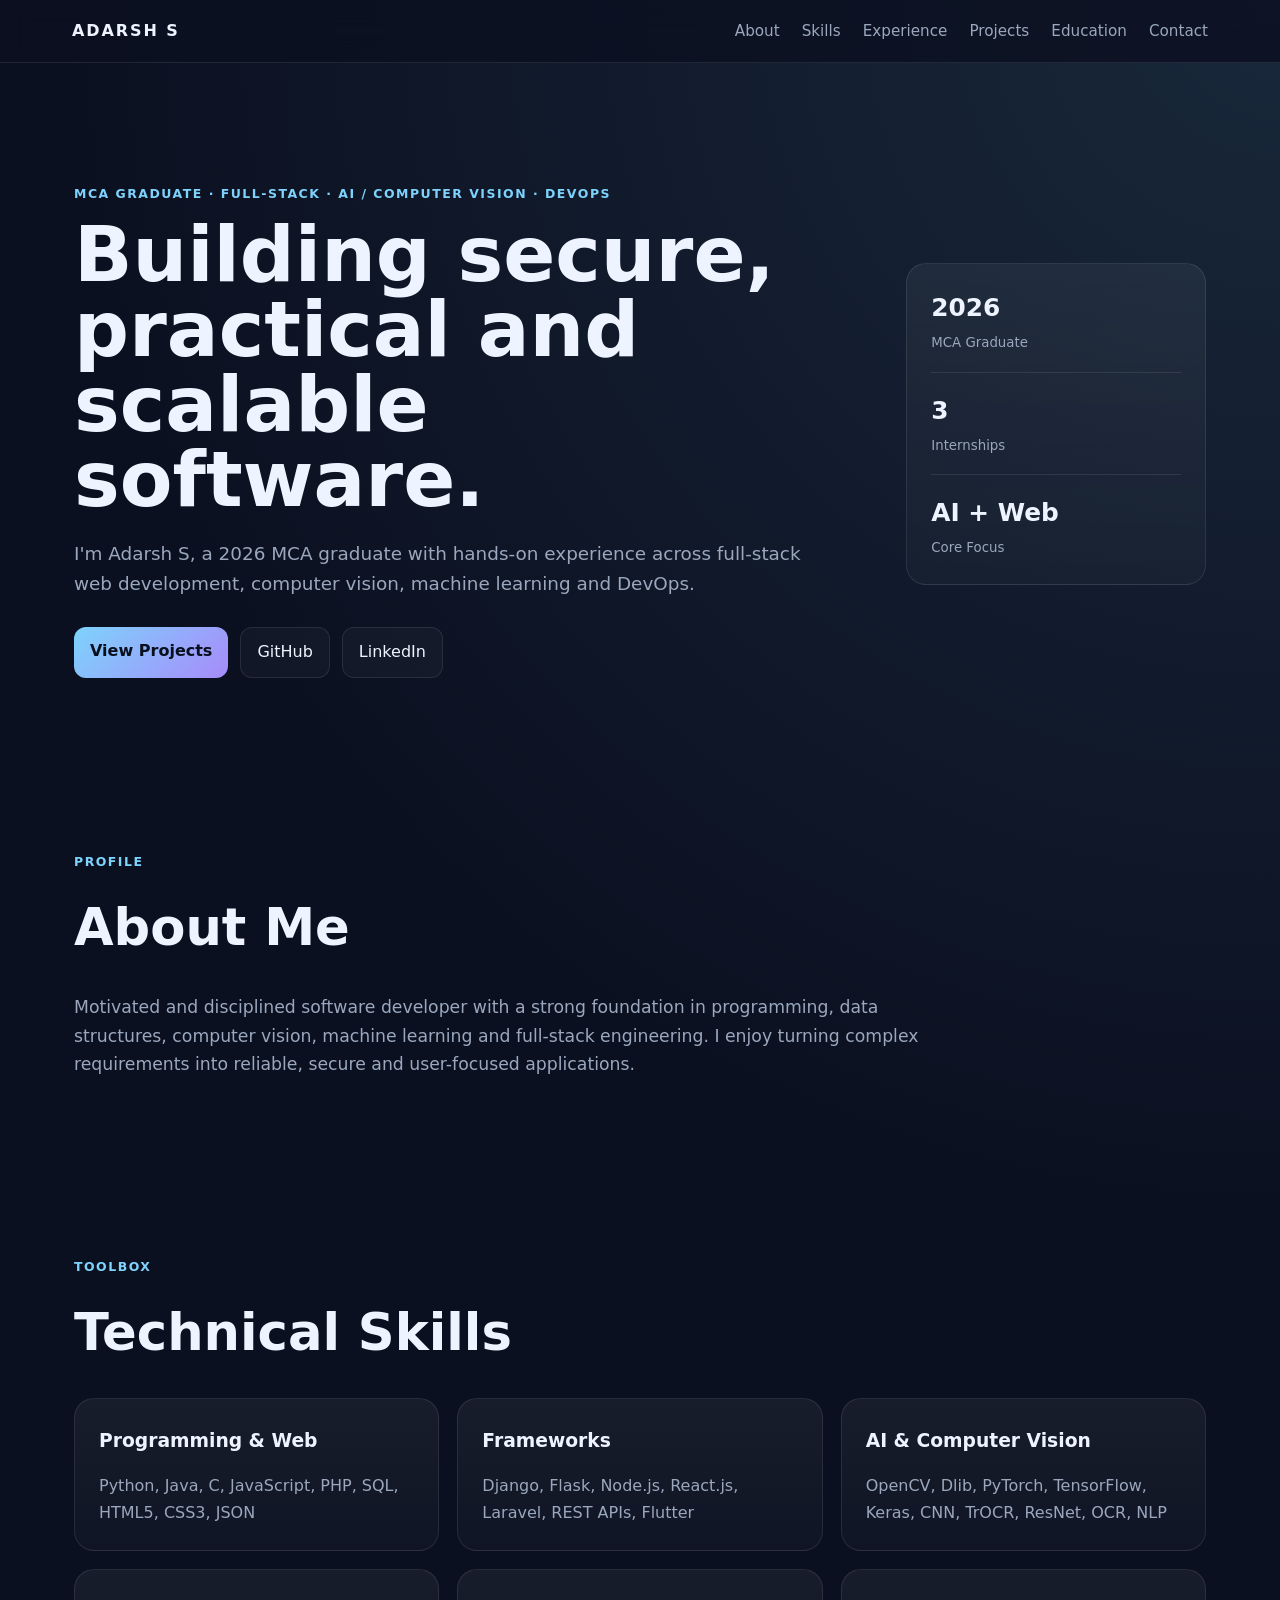
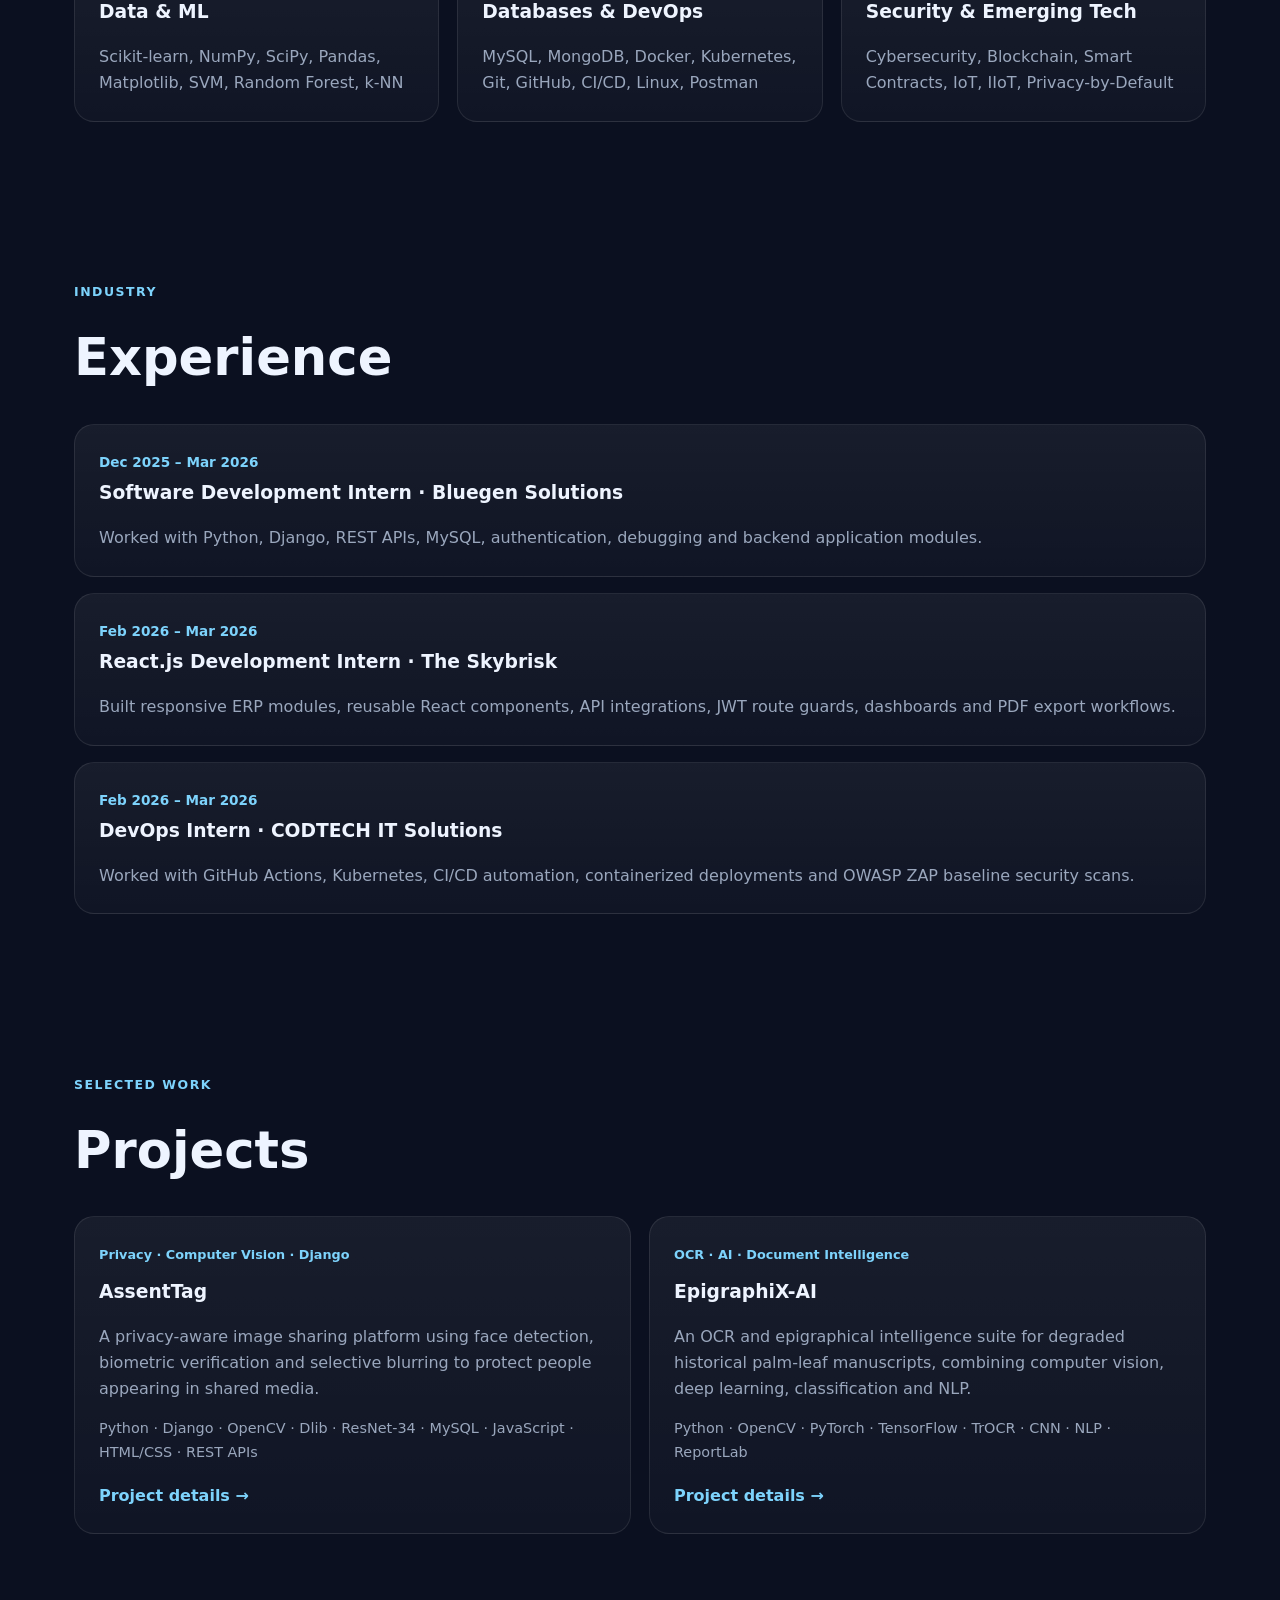
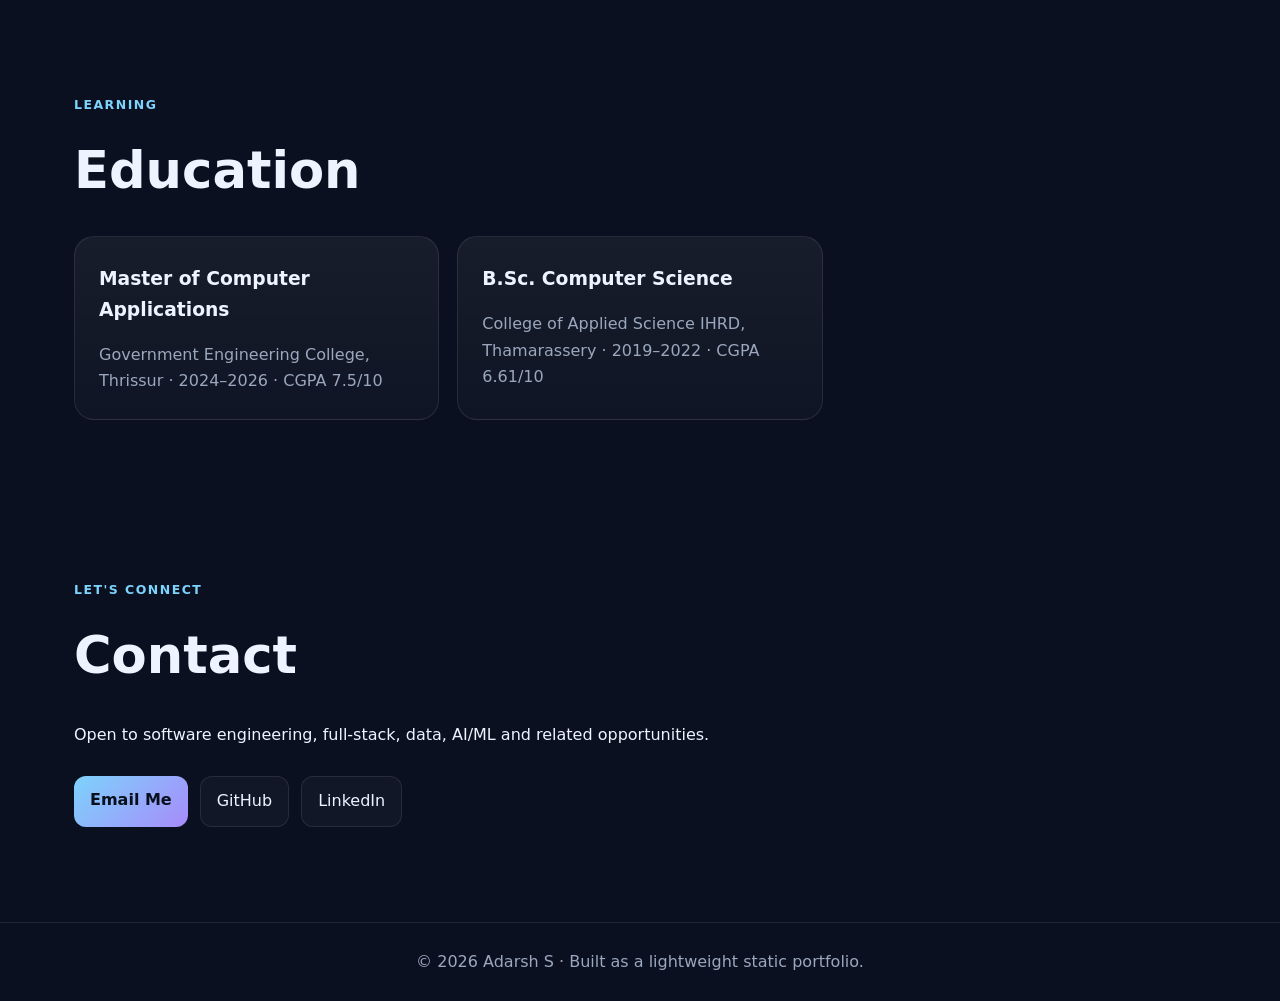
<file: docs/index.html>
<!doctype html>
<html lang="en">
<head>
  <meta charset="utf-8" />
  <meta name="viewport" content="width=device-width,initial-scale=1" />
  <meta name="description" content="Adarsh S — MCA graduate, full-stack developer, AI/Computer Vision enthusiast and DevOps learner." />
  <title>Adarsh S | Portfolio</title>
  <link rel="stylesheet" href="assets/css/style.css" />
</head>
<body>
  <header class="site-header">
    <a class="brand" href="#home">ADARSH S</a>
    <button class="menu-btn" aria-label="Toggle navigation" aria-expanded="false">☰</button>
    <nav class="nav" aria-label="Primary navigation">
      <a href="#about">About</a>
      <a href="#skills">Skills</a>
      <a href="#experience">Experience</a>
      <a href="#projects">Projects</a>
      <a href="#education">Education</a>
      <a href="#contact">Contact</a>
    </nav>
  </header>

  <main>
    <section id="home" class="hero">
      <div class="hero-copy">
        <p class="eyebrow">MCA Graduate · Full-Stack · AI / Computer Vision · DevOps</p>
        <h1>Building secure, practical and scalable software.</h1>
        <p class="lead">I'm Adarsh S, a 2026 MCA graduate with hands-on experience across full-stack web development, computer vision, machine learning and DevOps.</p>
        <div class="cta-row">
          <a class="btn primary" href="#projects">View Projects</a>
          <a class="btn" href="https://github.com/adarsh23saji" target="_blank" rel="noreferrer">GitHub</a>
          <a class="btn" href="https://www.linkedin.com/in/adarsh-s-031869355" target="_blank" rel="noreferrer">LinkedIn</a>
        </div>
      </div>
      <div class="hero-card">
        <div class="stat"><span>2026</span><small>MCA Graduate</small></div>
        <div class="stat"><span>3</span><small>Internships</small></div>
        <div class="stat"><span>AI + Web</span><small>Core Focus</small></div>
      </div>
    </section>

    <section id="about" class="section">
      <div class="section-head"><p>Profile</p><h2>About Me</h2></div>
      <p class="wide">Motivated and disciplined software developer with a strong foundation in programming, data structures, computer vision, machine learning and full-stack engineering. I enjoy turning complex requirements into reliable, secure and user-focused applications.</p>
    </section>

    <section id="skills" class="section">
      <div class="section-head"><p>Toolbox</p><h2>Technical Skills</h2></div>
      <div class="grid cards">
        <article class="card"><h3>Programming & Web</h3><p>Python, Java, C, JavaScript, PHP, SQL, HTML5, CSS3, JSON</p></article>
        <article class="card"><h3>Frameworks</h3><p>Django, Flask, Node.js, React.js, Laravel, REST APIs, Flutter</p></article>
        <article class="card"><h3>AI & Computer Vision</h3><p>OpenCV, Dlib, PyTorch, TensorFlow, Keras, CNN, TrOCR, ResNet, OCR, NLP</p></article>
        <article class="card"><h3>Data & ML</h3><p>Scikit-learn, NumPy, SciPy, Pandas, Matplotlib, SVM, Random Forest, k-NN</p></article>
        <article class="card"><h3>Databases & DevOps</h3><p>MySQL, MongoDB, Docker, Kubernetes, Git, GitHub, CI/CD, Linux, Postman</p></article>
        <article class="card"><h3>Security & Emerging Tech</h3><p>Cybersecurity, Blockchain, Smart Contracts, IoT, IIoT, Privacy-by-Default</p></article>
      </div>
    </section>

    <section id="experience" class="section">
      <div class="section-head"><p>Industry</p><h2>Experience</h2></div>
      <div class="timeline">
        <article><span>Dec 2025 – Mar 2026</span><h3>Software Development Intern · Bluegen Solutions</h3><p>Worked with Python, Django, REST APIs, MySQL, authentication, debugging and backend application modules.</p></article>
        <article><span>Feb 2026 – Mar 2026</span><h3>React.js Development Intern · The Skybrisk</h3><p>Built responsive ERP modules, reusable React components, API integrations, JWT route guards, dashboards and PDF export workflows.</p></article>
        <article><span>Feb 2026 – Mar 2026</span><h3>DevOps Intern · CODTECH IT Solutions</h3><p>Worked with GitHub Actions, Kubernetes, CI/CD automation, containerized deployments and OWASP ZAP baseline security scans.</p></article>
      </div>
    </section>

    <section id="projects" class="section">
      <div class="section-head"><p>Selected Work</p><h2>Projects</h2></div>
      <div class="grid projects">
        <article class="project-card">
          <div class="project-tag">Privacy · Computer Vision · Django</div>
          <h3>AssentTag</h3>
          <p>A privacy-aware image sharing platform using face detection, biometric verification and selective blurring to protect people appearing in shared media.</p>
          <p class="stack">Python · Django · OpenCV · Dlib · ResNet-34 · MySQL · JavaScript · HTML/CSS · REST APIs</p>
          <a href="projects/assenttag.html">Project details →</a>
        </article>
        <article class="project-card">
          <div class="project-tag">OCR · AI · Document Intelligence</div>
          <h3>EpigraphiX-AI</h3>
          <p>An OCR and epigraphical intelligence suite for degraded historical palm-leaf manuscripts, combining computer vision, deep learning, classification and NLP.</p>
          <p class="stack">Python · OpenCV · PyTorch · TensorFlow · TrOCR · CNN · NLP · ReportLab</p>
          <a href="projects/epigraphix-ai.html">Project details →</a>
        </article>
      </div>
    </section>

    <section id="education" class="section">
      <div class="section-head"><p>Learning</p><h2>Education</h2></div>
      <div class="grid cards">
        <article class="card"><h3>Master of Computer Applications</h3><p>Government Engineering College, Thrissur · 2024–2026 · CGPA 7.5/10</p></article>
        <article class="card"><h3>B.Sc. Computer Science</h3><p>College of Applied Science IHRD, Thamarassery · 2019–2022 · CGPA 6.61/10</p></article>
      </div>
    </section>

    <section id="contact" class="section contact">
      <div class="section-head"><p>Let's Connect</p><h2>Contact</h2></div>
      <p>Open to software engineering, full-stack, data, AI/ML and related opportunities.</p>
      <div class="cta-row">
        <a class="btn primary" href="mailto:oyadarsh@gmail.com">Email Me</a>
        <a class="btn" href="https://github.com/adarsh23saji" target="_blank" rel="noreferrer">GitHub</a>
        <a class="btn" href="https://www.linkedin.com/in/adarsh-s-031869355" target="_blank" rel="noreferrer">LinkedIn</a>
      </div>
    </section>
  </main>

  <footer>© <span id="year"></span> Adarsh S · Built as a lightweight static portfolio.</footer>
  <script src="assets/js/main.js"></script>
</body>
</html>
</file>
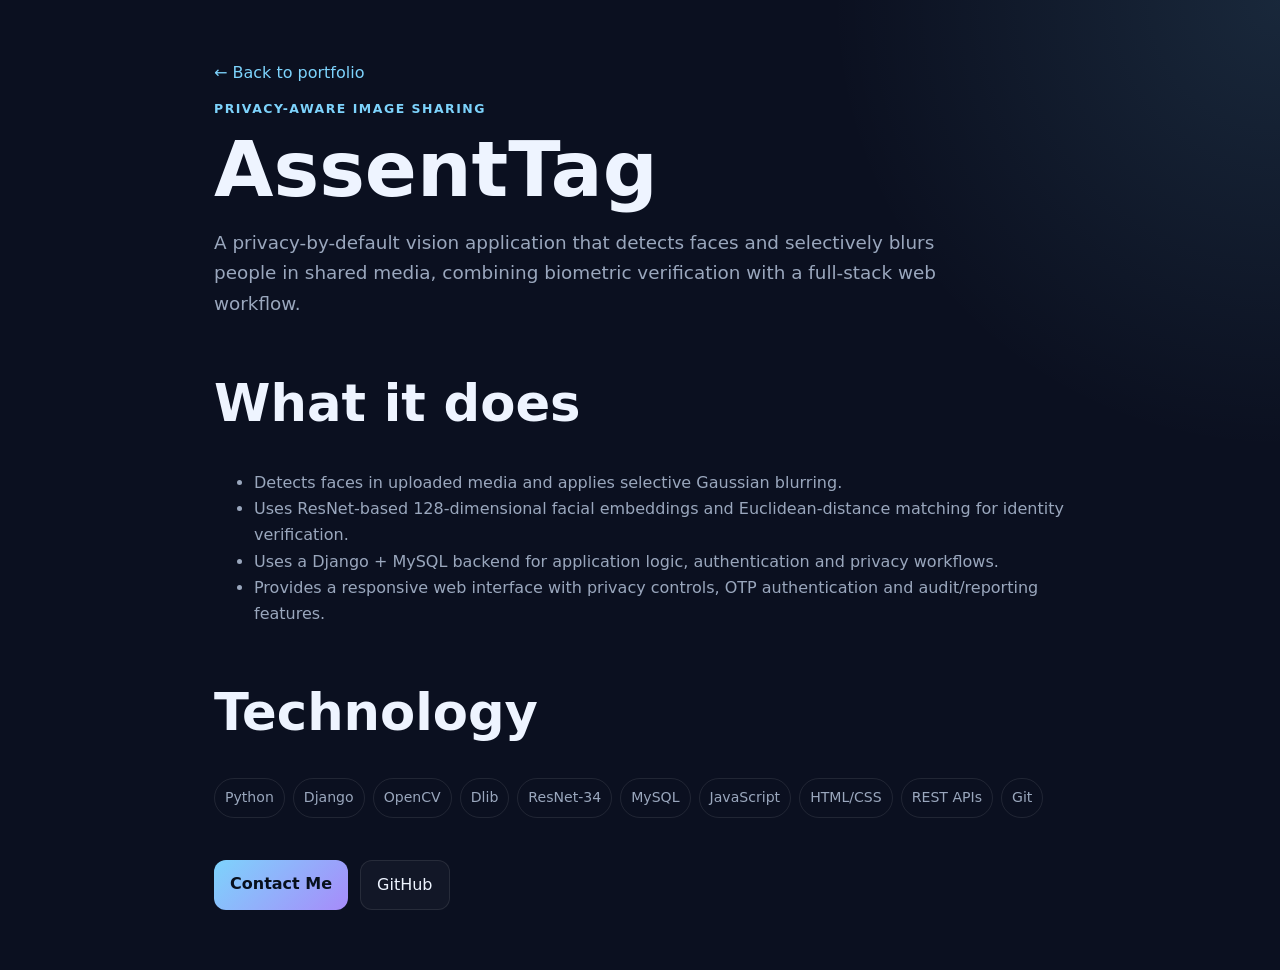
<file: docs/projects/assenttag.html>
<!doctype html><html lang="en"><head><meta charset="utf-8"><meta name="viewport" content="width=device-width,initial-scale=1"><title>AssentTag | Adarsh S</title><link rel="stylesheet" href="../assets/css/style.css"></head><body><main class="project-page"><a class="back" href="../index.html#projects">← Back to portfolio</a><p class="eyebrow">Privacy-aware image sharing</p><h1>AssentTag</h1><p class="lead">A privacy-by-default vision application that detects faces and selectively blurs people in shared media, combining biometric verification with a full-stack web workflow.</p><section><h2>What it does</h2><ul><li>Detects faces in uploaded media and applies selective Gaussian blurring.</li><li>Uses ResNet-based 128-dimensional facial embeddings and Euclidean-distance matching for identity verification.</li><li>Uses a Django + MySQL backend for application logic, authentication and privacy workflows.</li><li>Provides a responsive web interface with privacy controls, OTP authentication and audit/reporting features.</li></ul></section><section><h2>Technology</h2><div class="pill-row"><span class="pill">Python</span><span class="pill">Django</span><span class="pill">OpenCV</span><span class="pill">Dlib</span><span class="pill">ResNet-34</span><span class="pill">MySQL</span><span class="pill">JavaScript</span><span class="pill">HTML/CSS</span><span class="pill">REST APIs</span><span class="pill">Git</span></div></section><div class="cta-row"><a class="btn primary" href="../index.html#contact">Contact Me</a><a class="btn" href="https://github.com/adarsh23saji" target="_blank" rel="noreferrer">GitHub</a></div></main></body></html>
</file>
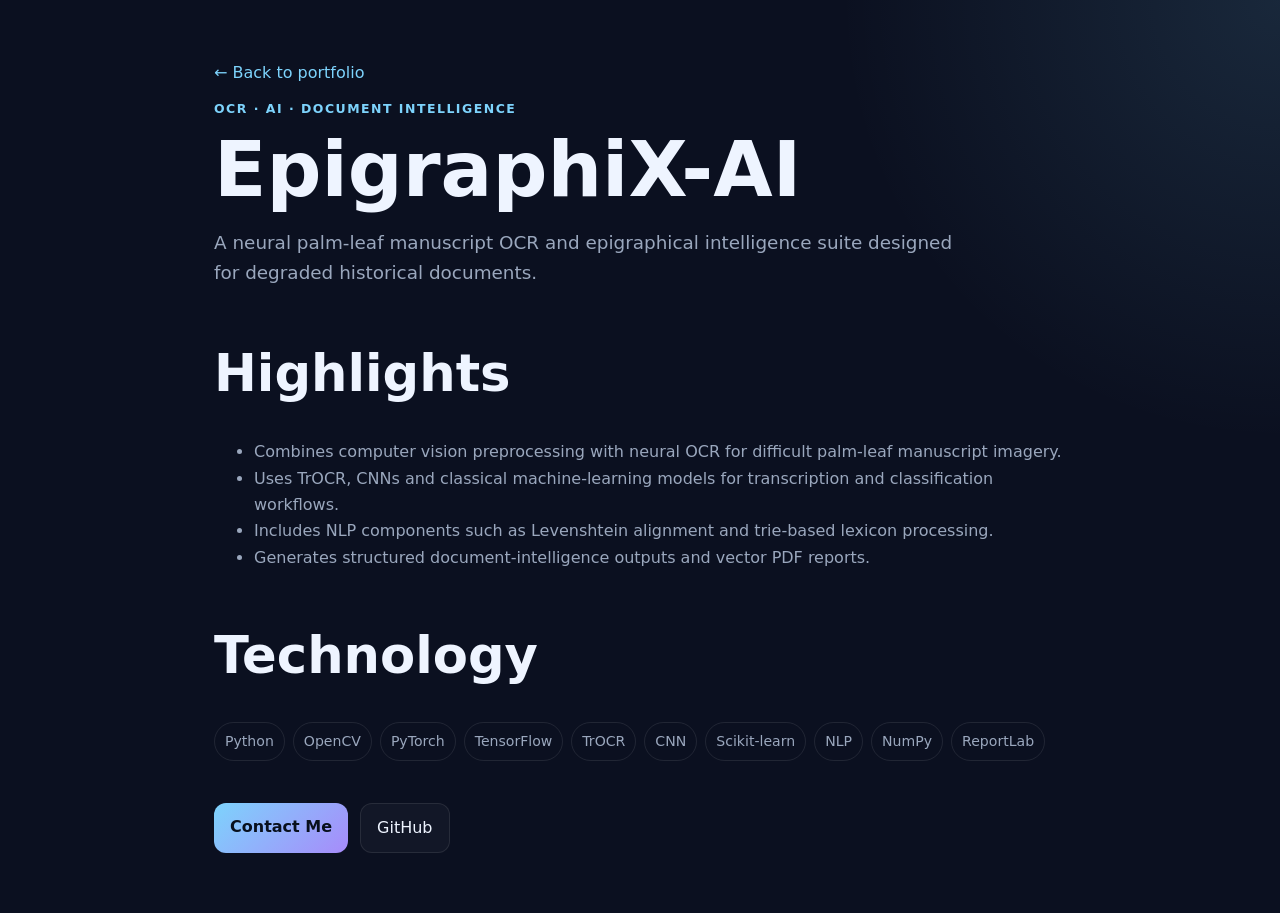
<file: docs/projects/epigraphix-ai.html>
<!doctype html><html lang="en"><head><meta charset="utf-8"><meta name="viewport" content="width=device-width,initial-scale=1"><title>EpigraphiX-AI | Adarsh S</title><link rel="stylesheet" href="../assets/css/style.css"></head><body><main class="project-page"><a class="back" href="../index.html#projects">← Back to portfolio</a><p class="eyebrow">OCR · AI · Document Intelligence</p><h1>EpigraphiX-AI</h1><p class="lead">A neural palm-leaf manuscript OCR and epigraphical intelligence suite designed for degraded historical documents.</p><section><h2>Highlights</h2><ul><li>Combines computer vision preprocessing with neural OCR for difficult palm-leaf manuscript imagery.</li><li>Uses TrOCR, CNNs and classical machine-learning models for transcription and classification workflows.</li><li>Includes NLP components such as Levenshtein alignment and trie-based lexicon processing.</li><li>Generates structured document-intelligence outputs and vector PDF reports.</li></ul></section><section><h2>Technology</h2><div class="pill-row"><span class="pill">Python</span><span class="pill">OpenCV</span><span class="pill">PyTorch</span><span class="pill">TensorFlow</span><span class="pill">TrOCR</span><span class="pill">CNN</span><span class="pill">Scikit-learn</span><span class="pill">NLP</span><span class="pill">NumPy</span><span class="pill">ReportLab</span></div></section><div class="cta-row"><a class="btn primary" href="../index.html#contact">Contact Me</a><a class="btn" href="https://github.com/adarsh23saji" target="_blank" rel="noreferrer">GitHub</a></div></main></body></html>
</file>
<file: docs/assets/css/style.css>
:root{--bg:#0b1020;--panel:#121a31;--muted:#9aa7bd;--text:#eef4ff;--accent:#7dd3fc;--accent2:#a78bfa;--border:rgba(255,255,255,.09)}
*{box-sizing:border-box}html{scroll-behavior:smooth}body{margin:0;font-family:Inter,ui-sans-serif,system-ui,-apple-system,BlinkMacSystemFont,"Segoe UI",sans-serif;background:radial-gradient(circle at top right,rgba(125,211,252,.12),transparent 28%),var(--bg);color:var(--text);line-height:1.65}
a{color:inherit}.site-header{position:sticky;top:0;z-index:10;display:flex;align-items:center;justify-content:space-between;padding:18px min(6vw,72px);background:rgba(11,16,32,.82);backdrop-filter:blur(14px);border-bottom:1px solid var(--border)}
.brand{text-decoration:none;font-weight:800;letter-spacing:.12em}.nav{display:flex;gap:22px}.nav a{text-decoration:none;color:var(--muted);font-size:.95rem}.nav a:hover{color:var(--text)}.menu-btn{display:none;background:none;border:1px solid var(--border);color:var(--text);border-radius:10px;padding:7px 10px}
main{max-width:1180px;margin:auto;padding:0 24px}.hero{min-height:78vh;display:grid;grid-template-columns:1.45fr .55fr;gap:42px;align-items:center;padding:80px 0 60px}.eyebrow,.section-head p{color:var(--accent);font-weight:700;text-transform:uppercase;letter-spacing:.12em;font-size:.78rem}
h1{font-size:clamp(2.6rem,6vw,5.8rem);line-height:.98;margin:.4rem 0 1.3rem;max-width:850px}h2{font-size:clamp(2rem,4vw,3.2rem);margin:.2rem 0 1.5rem}h3{margin:.2rem 0 .7rem}.lead{font-size:1.15rem;color:var(--muted);max-width:760px}.cta-row{display:flex;gap:12px;flex-wrap:wrap;margin-top:28px}.btn{display:inline-block;text-decoration:none;padding:11px 16px;border:1px solid var(--border);border-radius:12px;background:rgba(255,255,255,.03)}.btn.primary{background:linear-gradient(135deg,var(--accent),var(--accent2));color:#08101d;border:0;font-weight:800}
.hero-card,.card,.project-card,.timeline article{background:linear-gradient(180deg,rgba(255,255,255,.055),rgba(255,255,255,.025));border:1px solid var(--border);border-radius:20px;padding:24px}.hero-card{display:grid;gap:18px}.stat{padding-bottom:16px;border-bottom:1px solid var(--border)}.stat:last-child{border:0;padding-bottom:0}.stat span{display:block;font-size:1.55rem;font-weight:800}.stat small{color:var(--muted)}
.section{padding:74px 0}.wide{max-width:900px;color:var(--muted);font-size:1.08rem}.grid{display:grid;gap:18px}.cards{grid-template-columns:repeat(3,1fr)}.projects{grid-template-columns:repeat(2,1fr)}.card p,.project-card p,.timeline p{color:var(--muted);margin-bottom:0}.project-tag{display:inline-block;color:var(--accent);font-size:.8rem;font-weight:700;margin-bottom:8px}.project-card a{display:inline-block;margin-top:18px;color:var(--accent);text-decoration:none;font-weight:700}.stack{font-size:.9rem}.timeline{display:grid;gap:16px}.timeline article span{color:var(--accent);font-size:.85rem;font-weight:700}.contact{padding-bottom:95px}footer{border-top:1px solid var(--border);color:var(--muted);text-align:center;padding:26px 18px}
.project-page{max-width:900px;margin:auto;padding:60px 24px}.project-page .back{text-decoration:none;color:var(--accent)}.project-page h1{font-size:clamp(2.6rem,6vw,4.8rem)}.project-page section{margin:42px 0}.project-page ul{color:var(--muted)}.pill-row{display:flex;flex-wrap:wrap;gap:8px}.pill{padding:7px 10px;border:1px solid var(--border);border-radius:999px;color:var(--muted);font-size:.88rem}
@media(max-width:800px){.hero{grid-template-columns:1fr;min-height:auto;padding-top:64px}.cards,.projects{grid-template-columns:1fr}.menu-btn{display:block}.nav{display:none;position:absolute;top:66px;left:0;right:0;flex-direction:column;padding:18px 24px;background:#0b1020;border-bottom:1px solid var(--border)}.nav.open{display:flex}}
</file>
